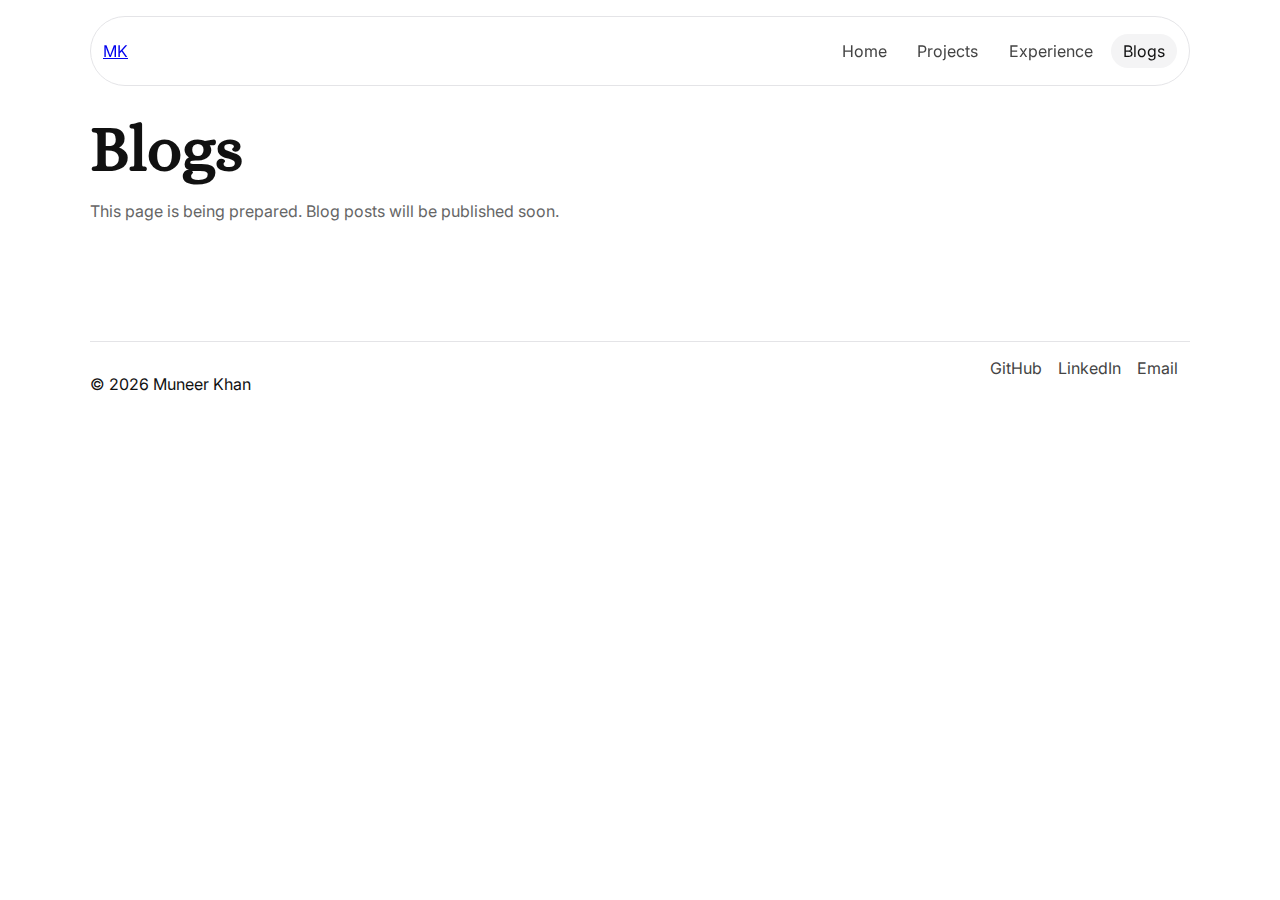
<file: blogs/index.html>
<!doctype html>
<html lang="en">
<head>
  <meta charset="UTF-8" />
  <meta name="viewport" content="width=device-width, initial-scale=1.0" />
  <title>Blogs | Muneer Khan</title>
  <link rel="preconnect" href="https://fonts.googleapis.com" />
  <link rel="preconnect" href="https://fonts.gstatic.com" crossorigin />
  <link href="https://fonts.googleapis.com/css2?family=Alice&family=Inter:wght@400;500;700;800&display=swap" rel="stylesheet" />
  <link rel="stylesheet" href="../assets/css/styles.css" />
</head>
<body>
  <header class="topbar">
    <nav class="nav container">
      <a class="brand" href="../index.html"><span class="brand-mark">MK</span></a>
      <button class="menu-btn" aria-label="Toggle menu" aria-expanded="false" aria-controls="site-menu">☰</button>
      <ul class="nav-links" id="site-menu">
        <li><a href="../index.html">Home</a></li>
        <li><a href="../projects/index.html">Projects</a></li>
        <li><a href="../experience/index.html">Experience</a></li>
        <li><a class="active" href="index.html">Blogs</a></li>
      </ul>
    </nav>
  </header>

  <main class="container">
    <section class="hero">
      <h1>Blogs</h1>
      <p>This page is being prepared. Blog posts will be published soon.</p>
    </section>
  </main>

  <footer class="footer container">
    <p>© 2026 Muneer Khan</p>
    <div>
      <a href="https://github.com/munkhan3" target="_blank" rel="noreferrer">GitHub</a>
      <a href="https://www.linkedin.com/in/muneer-k/" target="_blank" rel="noreferrer">LinkedIn</a>
      <a href="mailto:muneer.khan.nc@gmail.com">Email</a>
    </div>
  </footer>

  <script src="../assets/js/main.js"></script>
</body>
</html>
</file>
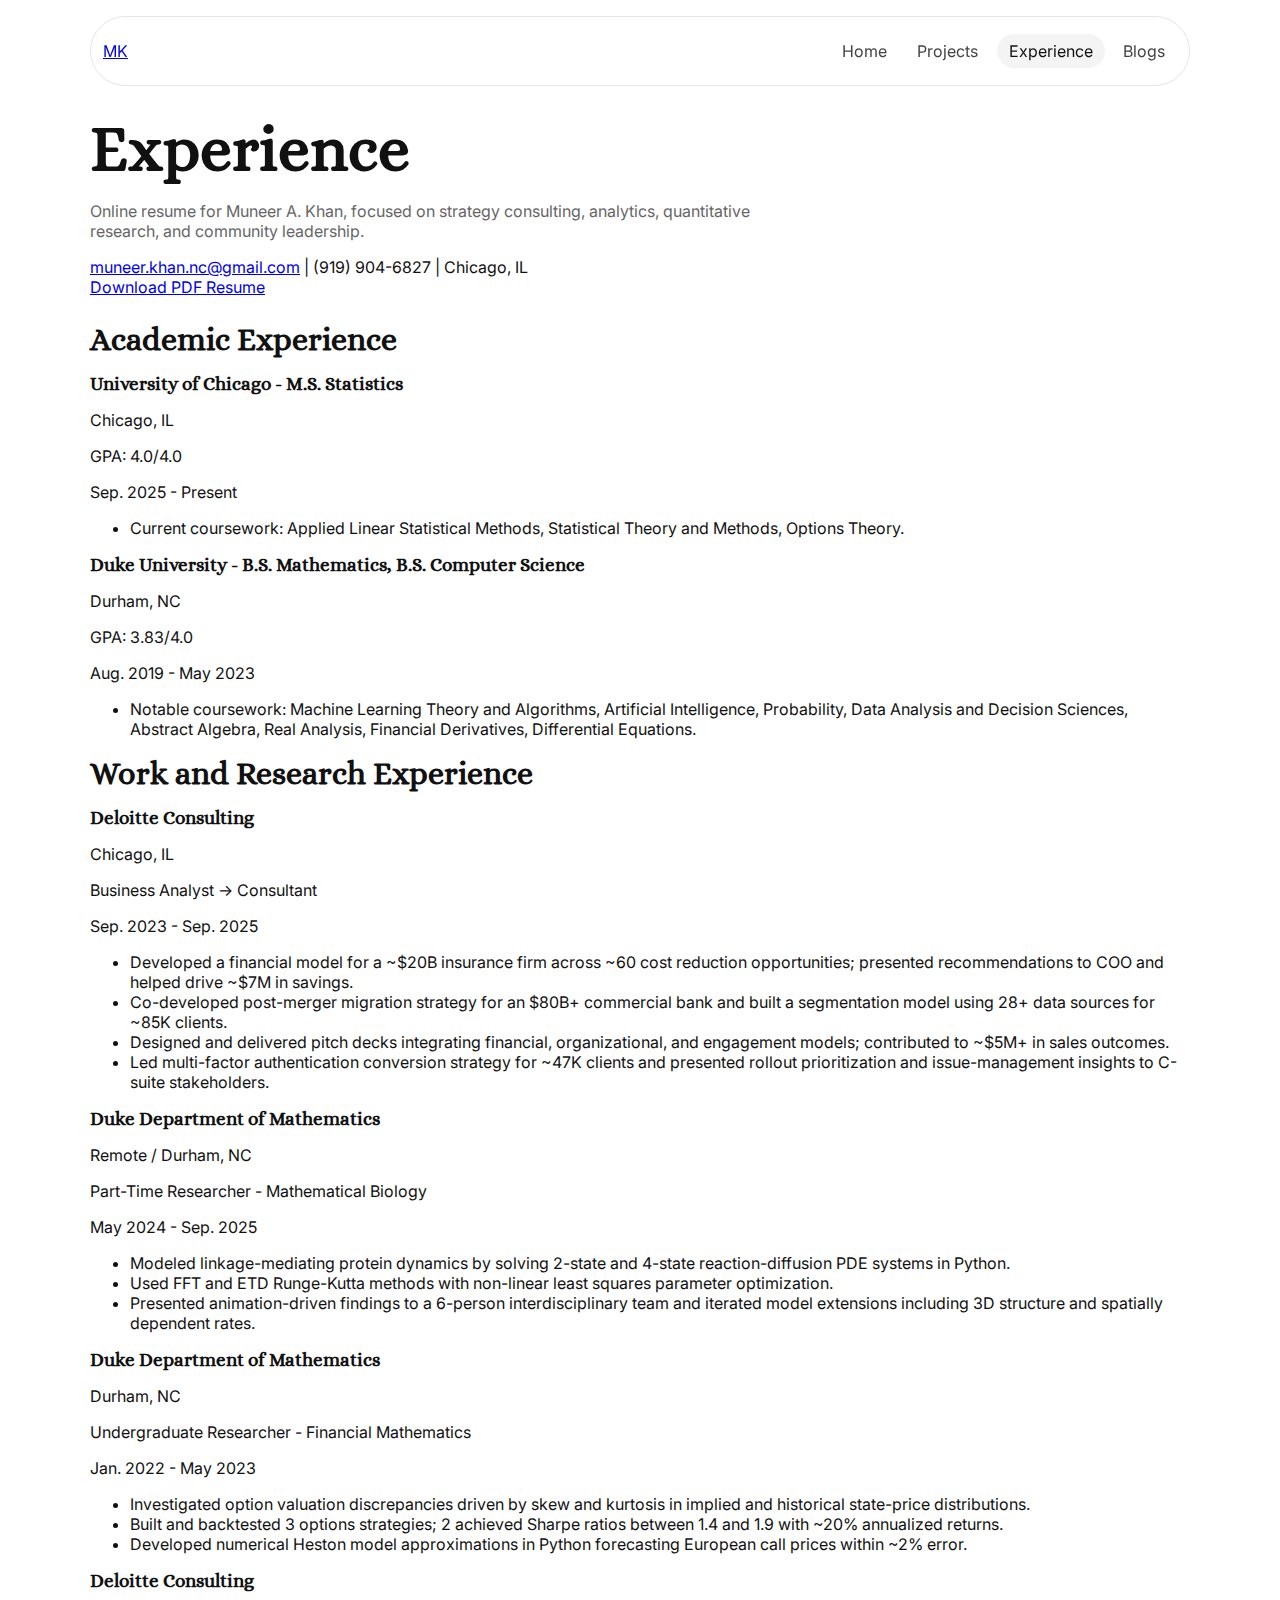
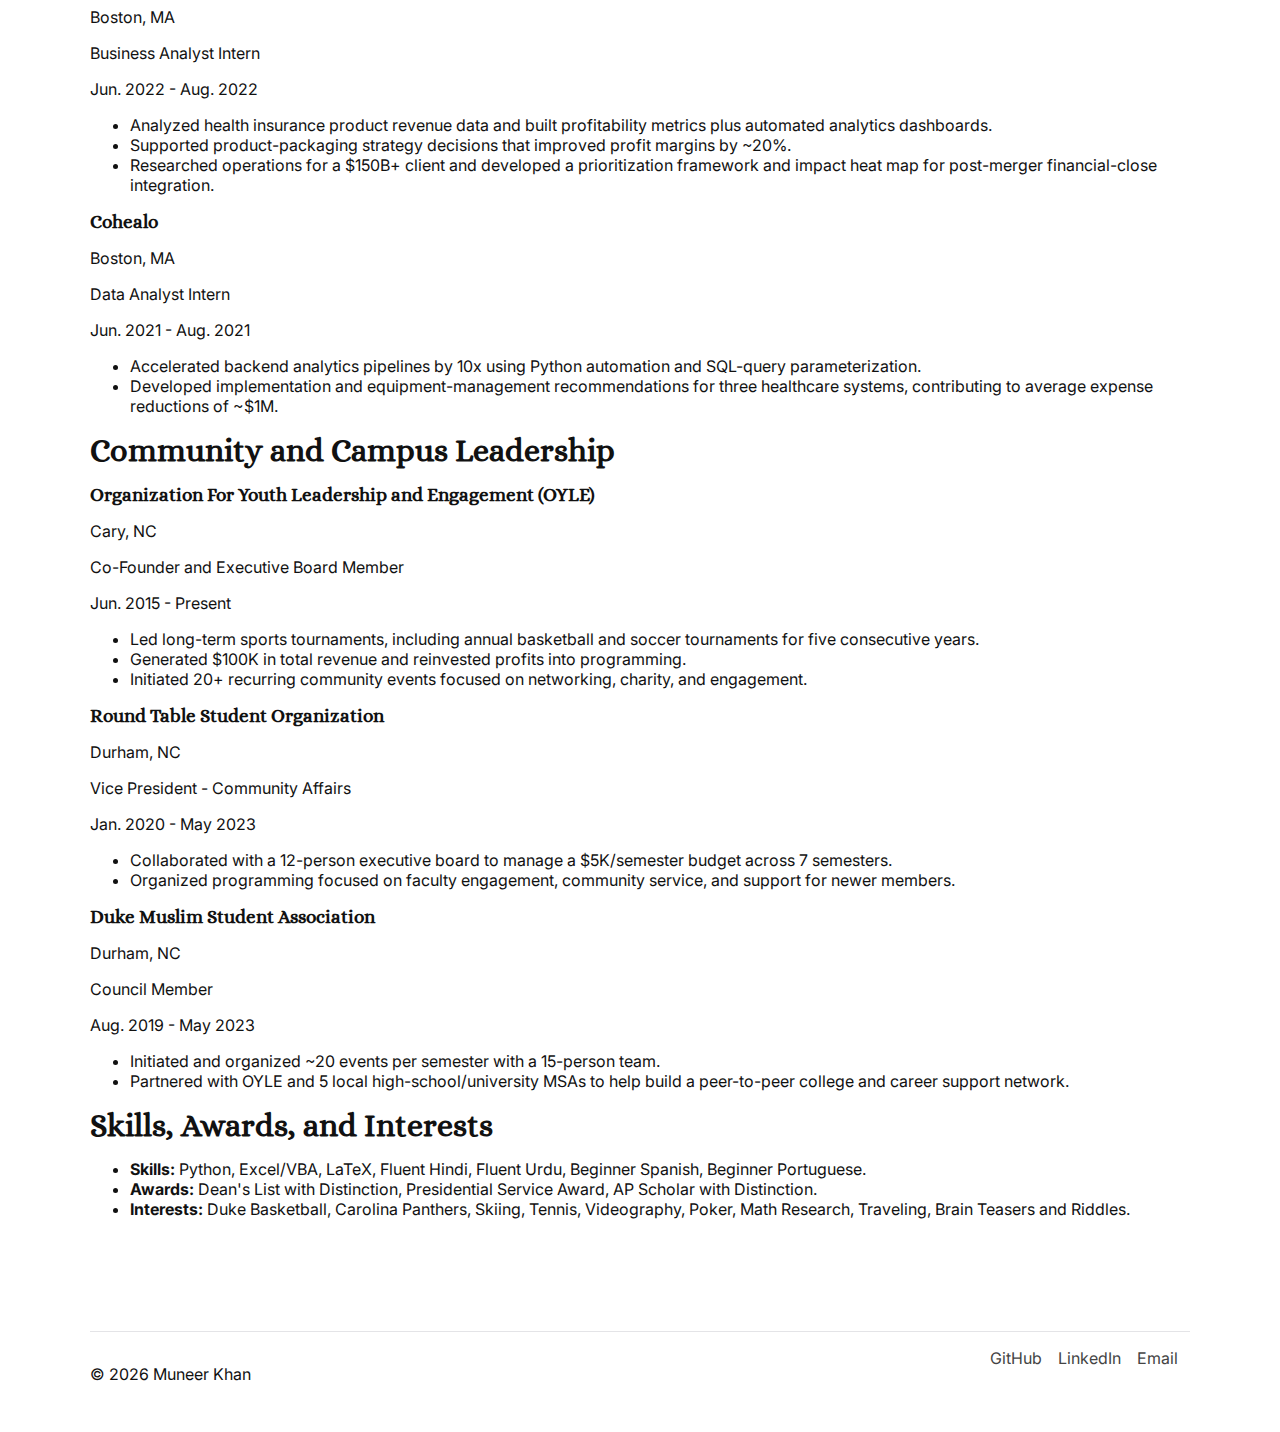
<file: experience/index.html>
<!doctype html>
<html lang="en">
<head>
  <meta charset="UTF-8" />
  <meta name="viewport" content="width=device-width, initial-scale=1.0" />
  <title>Experience | Muneer Khan</title>
  <link rel="preconnect" href="https://fonts.googleapis.com" />
  <link rel="preconnect" href="https://fonts.gstatic.com" crossorigin />
  <link href="https://fonts.googleapis.com/css2?family=Alice&family=Inter:wght@400;500;700;800&display=swap" rel="stylesheet" />
  <link rel="stylesheet" href="../assets/css/styles.css" />
</head>
<body>
  <header class="topbar">
    <nav class="nav container">
      <a class="brand" href="../index.html"><span class="brand-mark">MK</span></a>
      <button class="menu-btn" aria-label="Toggle menu" aria-expanded="false" aria-controls="site-menu">☰</button>
      <ul class="nav-links" id="site-menu">
        <li><a href="../index.html">Home</a></li>
        <li><a href="../projects/index.html">Projects</a></li>
        <li><a class="active" href="index.html">Experience</a></li>
        <li><a href="../blogs/index.html">Blogs</a></li>
      </ul>
    </nav>
  </header>

  <main class="container resume-page">
    <section class="hero resume-hero">
      <h1>Experience</h1>
      <p>
        Online resume for Muneer A. Khan, focused on strategy consulting, analytics,
        quantitative research, and community leadership.
      </p>
      <div class="resume-contact">
        <a href="mailto:muneer.khan.nc@gmail.com">muneer.khan.nc@gmail.com</a>
        <span>|</span>
        <span>(919) 904-6827</span>
        <span>|</span>
        <span>Chicago, IL</span>
      </div>
      <a class="resume-download" href="../assets/docs/KhanMuneer_Resume_1025vM1.pdf" target="_blank" rel="noreferrer">Download PDF Resume</a>
    </section>

    <section class="resume-section">
      <h2>Academic Experience</h2>

      <article class="resume-entry">
        <div class="resume-entry-top">
          <h3>University of Chicago - M.S. Statistics</h3>
          <p>Chicago, IL</p>
        </div>
        <div class="resume-entry-sub">
          <p>GPA: 4.0/4.0</p>
          <p>Sep. 2025 - Present</p>
        </div>
        <ul class="resume-bullets">
          <li>Current coursework: Applied Linear Statistical Methods, Statistical Theory and Methods, Options Theory.</li>
        </ul>
      </article>

      <article class="resume-entry">
        <div class="resume-entry-top">
          <h3>Duke University - B.S. Mathematics, B.S. Computer Science</h3>
          <p>Durham, NC</p>
        </div>
        <div class="resume-entry-sub">
          <p>GPA: 3.83/4.0</p>
          <p>Aug. 2019 - May 2023</p>
        </div>
        <ul class="resume-bullets">
          <li>Notable coursework: Machine Learning Theory and Algorithms, Artificial Intelligence, Probability, Data Analysis and Decision Sciences, Abstract Algebra, Real Analysis, Financial Derivatives, Differential Equations.</li>
        </ul>
      </article>
    </section>

    <section class="resume-section">
      <h2>Work and Research Experience</h2>

      <article class="resume-entry">
        <div class="resume-entry-top">
          <h3>Deloitte Consulting</h3>
          <p>Chicago, IL</p>
        </div>
        <div class="resume-entry-sub">
          <p>Business Analyst -> Consultant</p>
          <p>Sep. 2023 - Sep. 2025</p>
        </div>
        <ul class="resume-bullets">
          <li>Developed a financial model for a ~$20B insurance firm across ~60 cost reduction opportunities; presented recommendations to COO and helped drive ~$7M in savings.</li>
          <li>Co-developed post-merger migration strategy for an $80B+ commercial bank and built a segmentation model using 28+ data sources for ~85K clients.</li>
          <li>Designed and delivered pitch decks integrating financial, organizational, and engagement models; contributed to ~$5M+ in sales outcomes.</li>
          <li>Led multi-factor authentication conversion strategy for ~47K clients and presented rollout prioritization and issue-management insights to C-suite stakeholders.</li>
        </ul>
      </article>

      <article class="resume-entry">
        <div class="resume-entry-top">
          <h3>Duke Department of Mathematics</h3>
          <p>Remote / Durham, NC</p>
        </div>
        <div class="resume-entry-sub">
          <p>Part-Time Researcher - Mathematical Biology</p>
          <p>May 2024 - Sep. 2025</p>
        </div>
        <ul class="resume-bullets">
          <li>Modeled linkage-mediating protein dynamics by solving 2-state and 4-state reaction-diffusion PDE systems in Python.</li>
          <li>Used FFT and ETD Runge-Kutta methods with non-linear least squares parameter optimization.</li>
          <li>Presented animation-driven findings to a 6-person interdisciplinary team and iterated model extensions including 3D structure and spatially dependent rates.</li>
        </ul>
      </article>

      <article class="resume-entry">
        <div class="resume-entry-top">
          <h3>Duke Department of Mathematics</h3>
          <p>Durham, NC</p>
        </div>
        <div class="resume-entry-sub">
          <p>Undergraduate Researcher - Financial Mathematics</p>
          <p>Jan. 2022 - May 2023</p>
        </div>
        <ul class="resume-bullets">
          <li>Investigated option valuation discrepancies driven by skew and kurtosis in implied and historical state-price distributions.</li>
          <li>Built and backtested 3 options strategies; 2 achieved Sharpe ratios between 1.4 and 1.9 with ~20% annualized returns.</li>
          <li>Developed numerical Heston model approximations in Python forecasting European call prices within ~2% error.</li>
        </ul>
      </article>

      <article class="resume-entry">
        <div class="resume-entry-top">
          <h3>Deloitte Consulting</h3>
          <p>Boston, MA</p>
        </div>
        <div class="resume-entry-sub">
          <p>Business Analyst Intern</p>
          <p>Jun. 2022 - Aug. 2022</p>
        </div>
        <ul class="resume-bullets">
          <li>Analyzed health insurance product revenue data and built profitability metrics plus automated analytics dashboards.</li>
          <li>Supported product-packaging strategy decisions that improved profit margins by ~20%.</li>
          <li>Researched operations for a $150B+ client and developed a prioritization framework and impact heat map for post-merger financial-close integration.</li>
        </ul>
      </article>

      <article class="resume-entry">
        <div class="resume-entry-top">
          <h3>Cohealo</h3>
          <p>Boston, MA</p>
        </div>
        <div class="resume-entry-sub">
          <p>Data Analyst Intern</p>
          <p>Jun. 2021 - Aug. 2021</p>
        </div>
        <ul class="resume-bullets">
          <li>Accelerated backend analytics pipelines by 10x using Python automation and SQL-query parameterization.</li>
          <li>Developed implementation and equipment-management recommendations for three healthcare systems, contributing to average expense reductions of ~$1M.</li>
        </ul>
      </article>
    </section>

    <section class="resume-section">
      <h2>Community and Campus Leadership</h2>

      <article class="resume-entry">
        <div class="resume-entry-top">
          <h3>Organization For Youth Leadership and Engagement (OYLE)</h3>
          <p>Cary, NC</p>
        </div>
        <div class="resume-entry-sub">
          <p>Co-Founder and Executive Board Member</p>
          <p>Jun. 2015 - Present</p>
        </div>
        <ul class="resume-bullets">
          <li>Led long-term sports tournaments, including annual basketball and soccer tournaments for five consecutive years.</li>
          <li>Generated $100K in total revenue and reinvested profits into programming.</li>
          <li>Initiated 20+ recurring community events focused on networking, charity, and engagement.</li>
        </ul>
      </article>

      <article class="resume-entry">
        <div class="resume-entry-top">
          <h3>Round Table Student Organization</h3>
          <p>Durham, NC</p>
        </div>
        <div class="resume-entry-sub">
          <p>Vice President - Community Affairs</p>
          <p>Jan. 2020 - May 2023</p>
        </div>
        <ul class="resume-bullets">
          <li>Collaborated with a 12-person executive board to manage a $5K/semester budget across 7 semesters.</li>
          <li>Organized programming focused on faculty engagement, community service, and support for newer members.</li>
        </ul>
      </article>

      <article class="resume-entry">
        <div class="resume-entry-top">
          <h3>Duke Muslim Student Association</h3>
          <p>Durham, NC</p>
        </div>
        <div class="resume-entry-sub">
          <p>Council Member</p>
          <p>Aug. 2019 - May 2023</p>
        </div>
        <ul class="resume-bullets">
          <li>Initiated and organized ~20 events per semester with a 15-person team.</li>
          <li>Partnered with OYLE and 5 local high-school/university MSAs to help build a peer-to-peer college and career support network.</li>
        </ul>
      </article>
    </section>

    <section class="resume-section">
      <h2>Skills, Awards, and Interests</h2>
      <article class="resume-entry">
        <ul class="resume-bullets">
          <li><strong>Skills:</strong> Python, Excel/VBA, LaTeX, Fluent Hindi, Fluent Urdu, Beginner Spanish, Beginner Portuguese.</li>
          <li><strong>Awards:</strong> Dean's List with Distinction, Presidential Service Award, AP Scholar with Distinction.</li>
          <li><strong>Interests:</strong> Duke Basketball, Carolina Panthers, Skiing, Tennis, Videography, Poker, Math Research, Traveling, Brain Teasers and Riddles.</li>
        </ul>
      </article>
    </section>
  </main>

  <footer class="footer container">
    <p>© 2026 Muneer Khan</p>
    <div>
      <a href="https://github.com/munkhan3" target="_blank" rel="noreferrer">GitHub</a>
      <a href="https://www.linkedin.com/in/muneer-k/" target="_blank" rel="noreferrer">LinkedIn</a>
      <a href="mailto:muneer.khan.nc@gmail.com">Email</a>
    </div>
  </footer>

  <script src="../assets/js/main.js"></script>
</body>
</html>
</file>
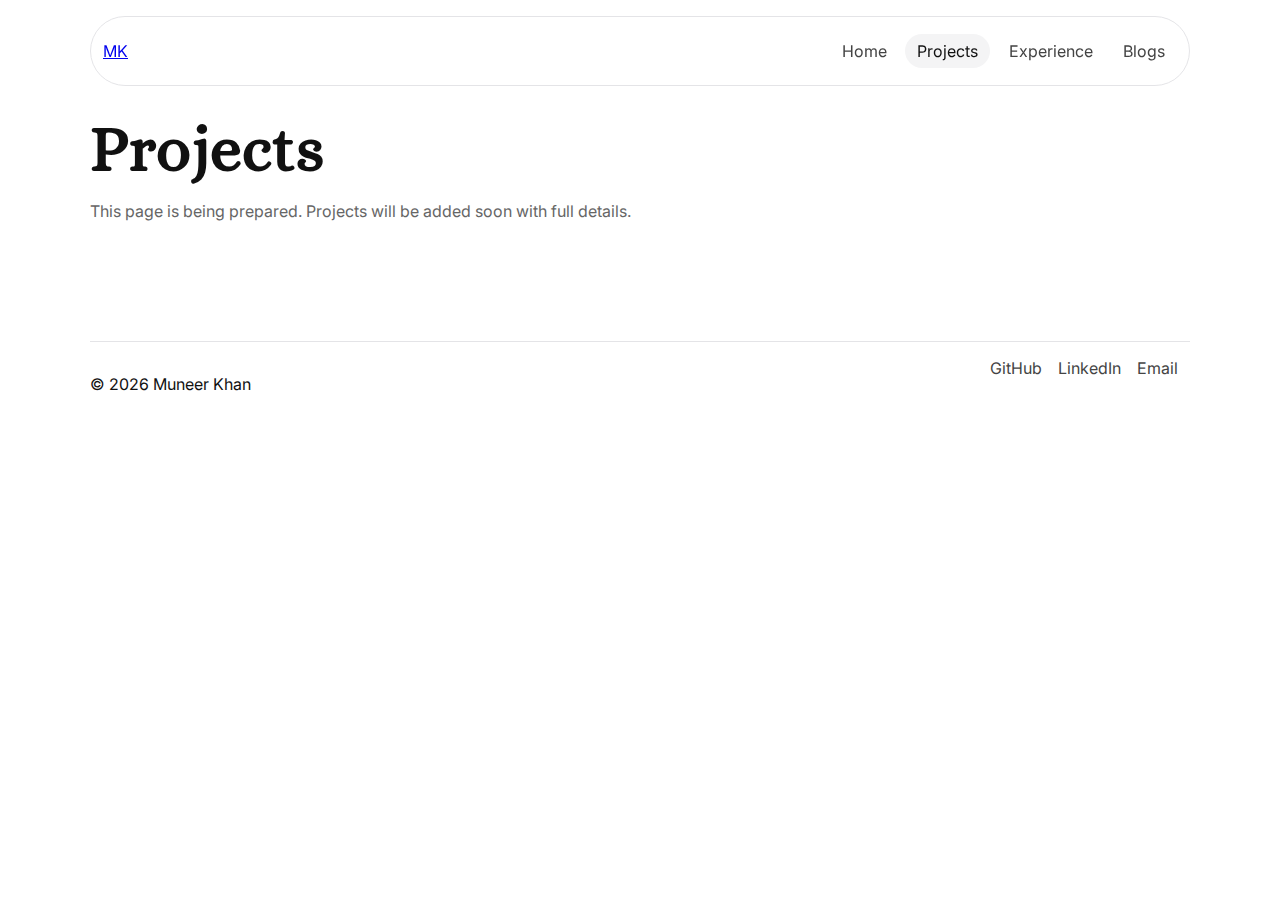
<file: projects/index.html>
<!doctype html>
<html lang="en">
<head>
  <meta charset="UTF-8" />
  <meta name="viewport" content="width=device-width, initial-scale=1.0" />
  <title>Projects | Muneer Khan</title>
  <link rel="preconnect" href="https://fonts.googleapis.com" />
  <link rel="preconnect" href="https://fonts.gstatic.com" crossorigin />
  <link href="https://fonts.googleapis.com/css2?family=Alice&family=Inter:wght@400;500;700;800&display=swap" rel="stylesheet" />
  <link rel="stylesheet" href="../assets/css/styles.css" />
</head>
<body>
  <header class="topbar">
    <nav class="nav container">
      <a class="brand" href="../index.html"><span class="brand-mark">MK</span></a>
      <button class="menu-btn" aria-label="Toggle menu" aria-expanded="false" aria-controls="site-menu">☰</button>
      <ul class="nav-links" id="site-menu">
        <li><a href="../index.html">Home</a></li>
        <li><a class="active" href="index.html">Projects</a></li>
        <li><a href="../experience/index.html">Experience</a></li>
        <li><a href="../blogs/index.html">Blogs</a></li>
      </ul>
    </nav>
  </header>

  <main class="container">
    <section class="hero">
      <h1>Projects</h1>
      <p>This page is being prepared. Projects will be added soon with full details.</p>
    </section>
  </main>

  <footer class="footer container">
    <p>© 2026 Muneer Khan</p>
    <div>
      <a href="https://github.com/munkhan3" target="_blank" rel="noreferrer">GitHub</a>
      <a href="https://www.linkedin.com/in/muneer-k/" target="_blank" rel="noreferrer">LinkedIn</a>
      <a href="mailto:muneer.khan.nc@gmail.com">Email</a>
    </div>
  </footer>

  <script src="../assets/js/main.js"></script>
</body>
</html>
</file>
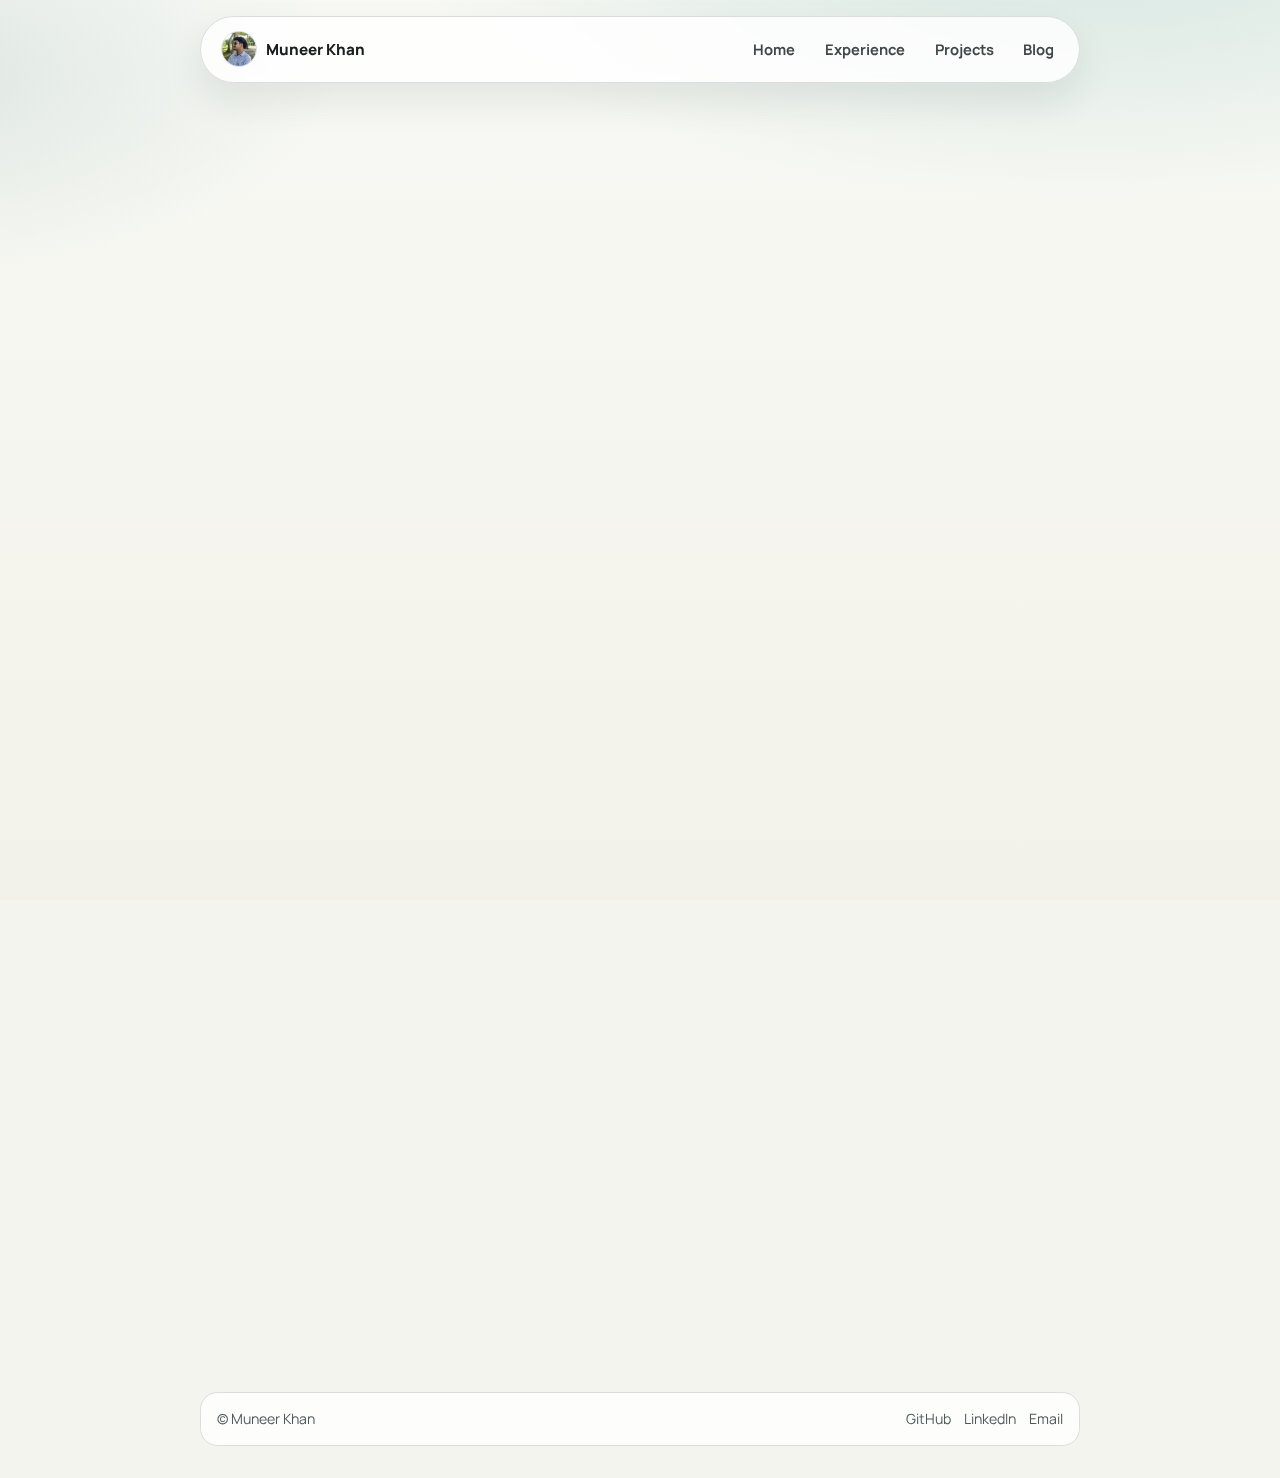
<file: about.html>
<!DOCTYPE html>
<html lang="en">
<head>
  <meta charset="utf-8" />
  <meta http-equiv="refresh" content="0; url=experience.html" />
  <title>Redirecting...</title>
</head>
<body>
  <p>Redirecting to <a href="experience.html">experience.html</a>...</p>
</body>
</html>
</file>
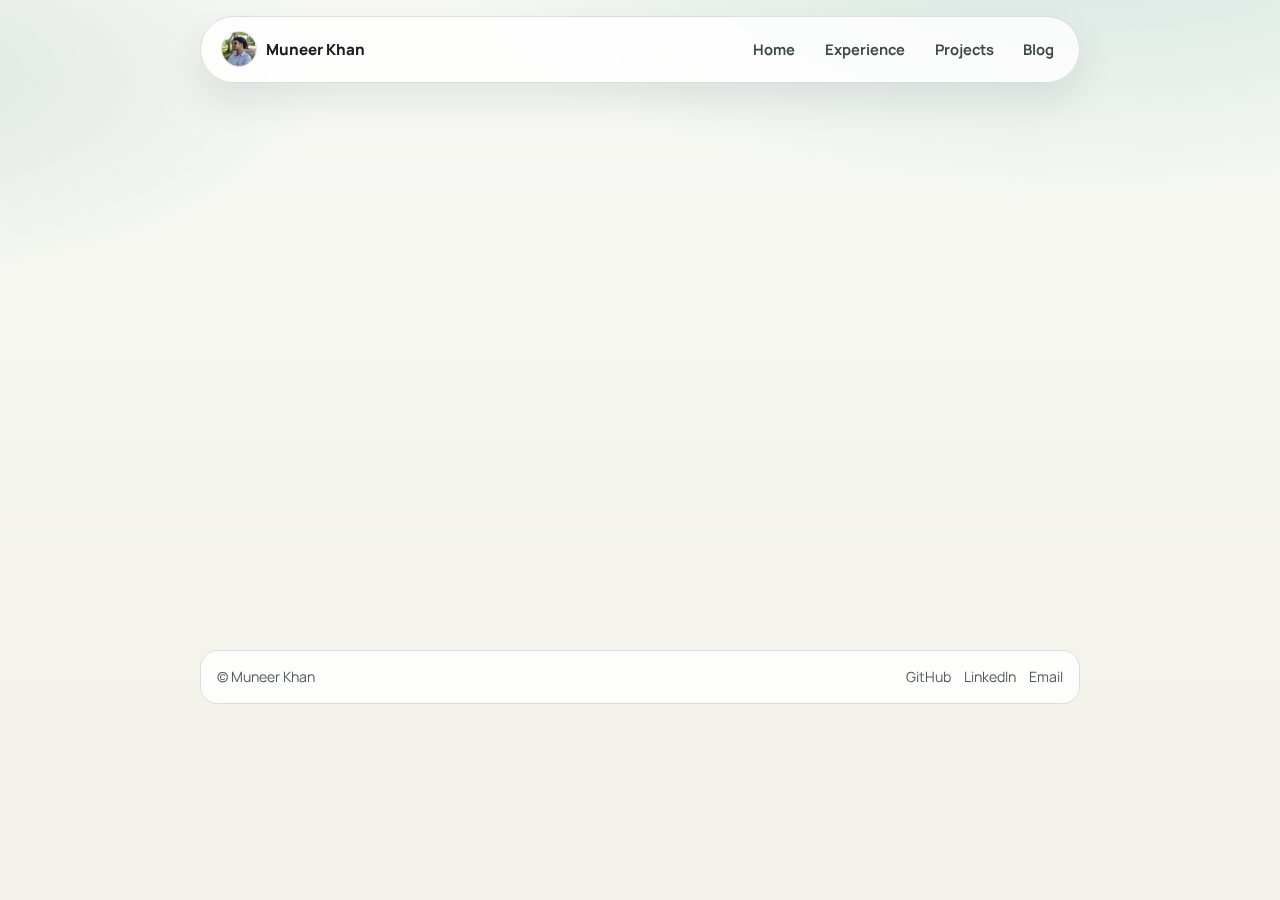
<file: blog.html>
<!DOCTYPE html>
<html lang="en">
<head>
  <meta charset="utf-8" />
  <meta name="viewport" content="width=device-width, initial-scale=1" />
  <title>Blog | Muneer Khan</title>
  <meta name="description" content="Blog posts by Muneer Khan on analytics, systems, and technical communication." />
  <link rel="icon" type="image/png" href="images/portfolio/avatar.webp" />
  <link rel="preconnect" href="https://fonts.googleapis.com" />
  <link rel="preconnect" href="https://fonts.gstatic.com" crossorigin />
  <link href="https://fonts.googleapis.com/css2?family=Alice&family=Manrope:wght@400;500;700;800&display=swap" rel="stylesheet" />
  <link rel="stylesheet" href="assets/css/style.css" />
</head>
<body data-base-path="">
  <div class="page-glow" aria-hidden="true"></div>

  <header class="topbar">
    <nav class="nav-shell" aria-label="Primary">
      <a class="brand" href="index.html">
        <img src="images/portfolio/avatar.webp" alt="Muneer Khan" width="36" height="36" />
        <span>Muneer Khan</span>
      </a>
      <button class="menu-toggle" type="button" aria-expanded="false" aria-controls="site-menu">
        <span></span>
        <span></span>
        <span></span>
      </button>
      <ul id="site-menu" class="menu-list">
        <li><a data-nav href="index.html">Home</a></li>
        <li><a data-nav href="experience.html">Experience</a></li>
        <li><a data-nav href="projects.html">Projects</a></li>
        <li><a data-nav href="blog.html">Blog</a></li>
      </ul>
    </nav>
  </header>

  <main class="site-main site-column">
    <section class="hero-block compact reveal">
      <p class="hero-kicker">Blog</p>
      <h1>Notes on modeling, product thinking, and building with intent.</h1>
      <p>Browse by keyword or tag to quickly find posts by topic.</p>
    </section>

    <section class="section-block reveal">
      <div class="blog-controls">
        <label for="blog-search" class="sr-only">Search posts</label>
        <input id="blog-search" type="search" placeholder="Search title, summary, or tags" data-blog-search />
        <div class="tag-row" data-blog-tags>
          <button type="button" class="tag-btn active" data-tag="all">All</button>
        </div>
      </div>
      <p class="results-meta" data-blog-count>Loading posts...</p>
      <div class="card-list" data-blog-list>
        <article class="card"><h3>Loading...</h3></article>
      </div>
    </section>
  </main>

  <footer class="site-footer">
    <p>© <span data-year></span> Muneer Khan</p>
    <div>
      <a href="https://github.com/munkhan3" target="_blank" rel="noreferrer">GitHub</a>
      <a href="https://www.linkedin.com/in/muneer-k" target="_blank" rel="noreferrer">LinkedIn</a>
      <a href="mailto:muneer.khan.nc@gmail.com">Email</a>
    </div>
  </footer>

  <script src="assets/js/main.js" defer></script>
</body>
</html>
</file>
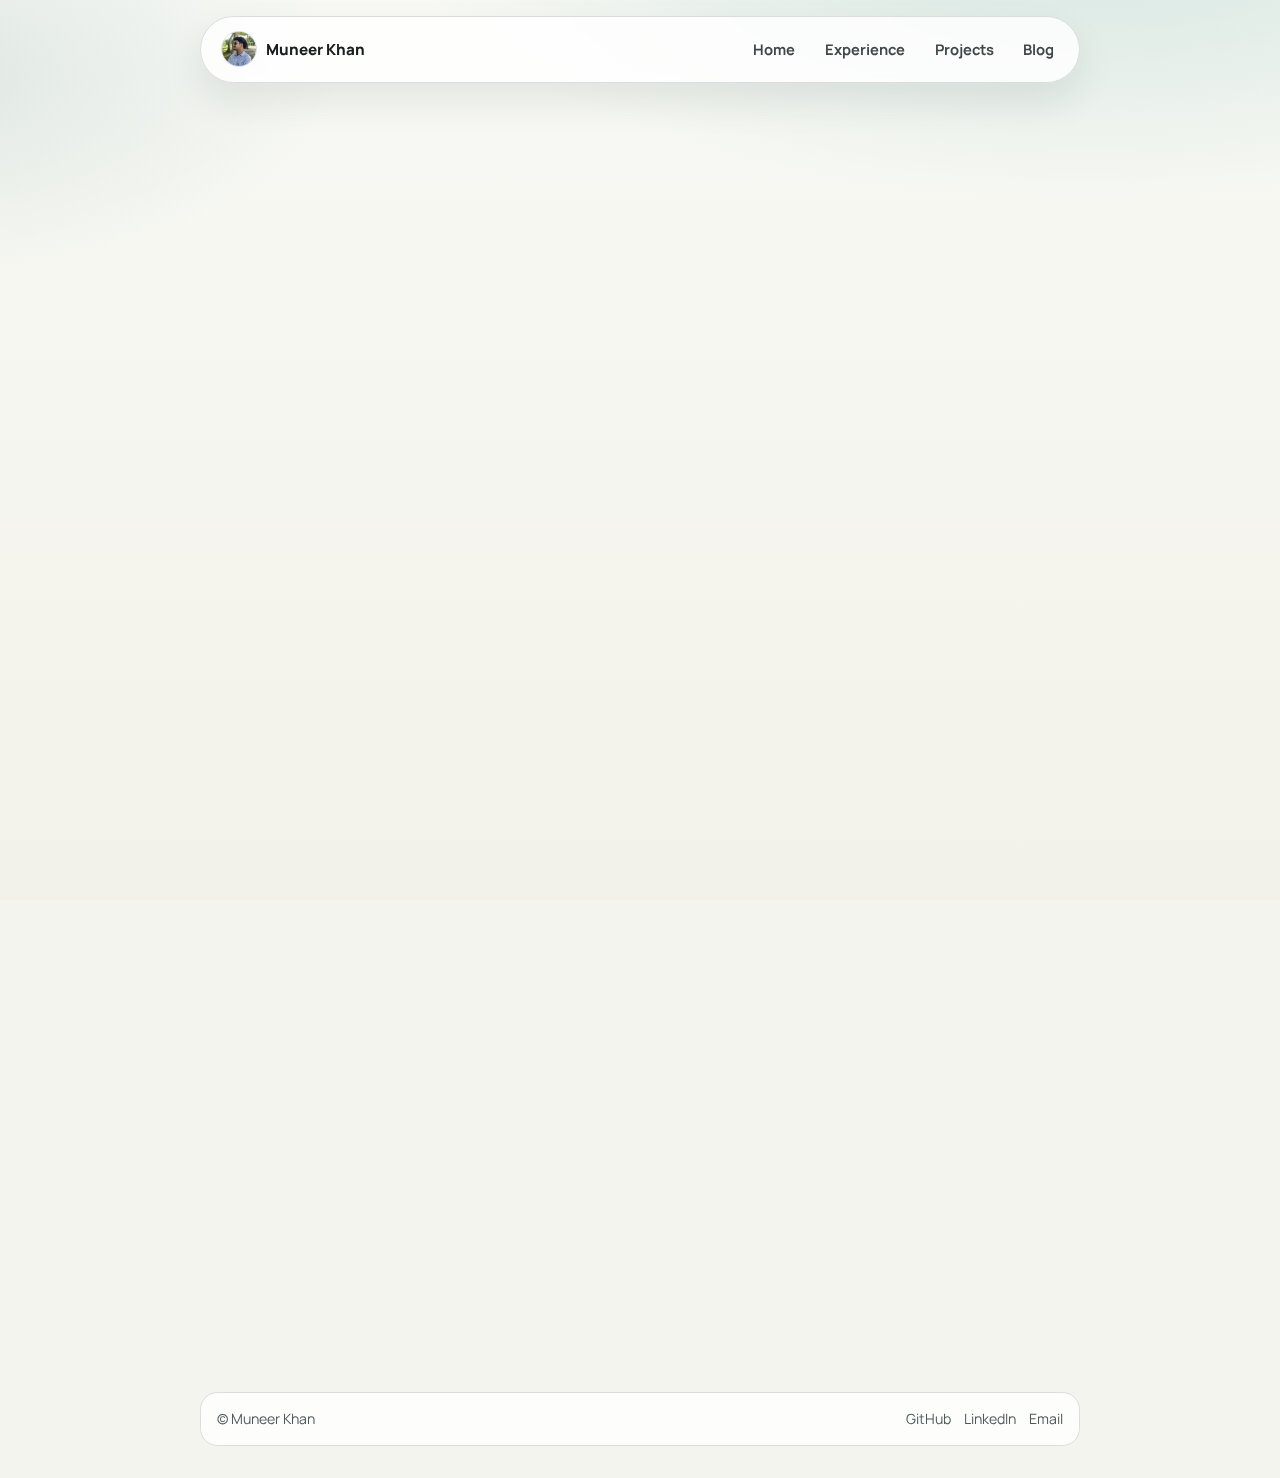
<file: experience.html>
<!DOCTYPE html>
<html lang="en">
<head>
  <meta charset="utf-8" />
  <meta name="viewport" content="width=device-width, initial-scale=1" />
  <title>Experience | Muneer Khan</title>
  <meta name="description" content="Professional experience timeline for Muneer Khan." />
  <link rel="icon" type="image/png" href="images/portfolio/avatar.webp" />
  <link rel="preconnect" href="https://fonts.googleapis.com" />
  <link rel="preconnect" href="https://fonts.gstatic.com" crossorigin />
  <link href="https://fonts.googleapis.com/css2?family=Alice&family=Manrope:wght@400;500;700;800&display=swap" rel="stylesheet" />
  <link rel="stylesheet" href="assets/css/style.css" />
</head>
<body data-base-path="">
  <div class="page-glow" aria-hidden="true"></div>

  <header class="topbar">
    <nav class="nav-shell" aria-label="Primary">
      <a class="brand" href="index.html">
        <img src="images/portfolio/avatar.webp" alt="Muneer Khan" width="36" height="36" />
        <span>Muneer Khan</span>
      </a>
      <button class="menu-toggle" type="button" aria-expanded="false" aria-controls="site-menu">
        <span></span>
        <span></span>
        <span></span>
      </button>
      <ul id="site-menu" class="menu-list">
        <li><a data-nav href="index.html">Home</a></li>
        <li><a data-nav href="experience.html">Experience</a></li>
        <li><a data-nav href="projects.html">Projects</a></li>
        <li><a data-nav href="blog.html">Blog</a></li>
      </ul>
    </nav>
  </header>

  <main class="site-main site-column">
    <section class="hero-block compact reveal">
      <p class="hero-kicker">Professional Experience</p>
      <h1>Roles where analytics, engineering, and communication met real outcomes.</h1>
      <p>
        I work best at the intersection of technical depth and decision clarity: building models, shipping tools,
        and helping teams align around the next best action.
      </p>
    </section>

    <section class="section-block reveal">
      <div class="section-head">
        <h2>Timeline</h2>
      </div>
      <ol class="timeline">
        <li>
          <div class="timeline-marker"></div>
          <article class="card">
            <p class="meta">2024 - Present</p>
            <h3>Data Scientist</h3>
            <p>Designed production-grade analytics workflows and models to support operational and strategic decisions.</p>
            <ul>
              <li>Built repeatable model evaluation and monitoring processes.</li>
              <li>Partnered with cross-functional teams on KPI design and dashboard rollouts.</li>
              <li>Delivered executive-ready summaries for complex model behavior.</li>
            </ul>
          </article>
        </li>
        <li>
          <div class="timeline-marker"></div>
          <article class="card">
            <p class="meta">2023 - 2024</p>
            <h3>Applied Math / Analytics Projects</h3>
            <p>Worked on optimization and forecasting problems across product, operations, and sports contexts.</p>
            <ul>
              <li>Formulated constrained optimization experiments for pricing and resource planning.</li>
              <li>Implemented statistical pipelines for feature engineering and model validation.</li>
              <li>Produced reproducible notebooks and internal technical documentation.</li>
            </ul>
          </article>
        </li>
        <li>
          <div class="timeline-marker"></div>
          <article class="card">
            <p class="meta">2022 - 2023</p>
            <h3>Technical Storytelling & Media Work</h3>
            <p>Combined quantitative analysis with media production to make technical ideas easier to absorb and act on.</p>
            <ul>
              <li>Created concise visual explainers for complex analysis.</li>
              <li>Supported project communication with narrative-first reporting artifacts.</li>
              <li>Standardized reporting templates for faster decision meetings.</li>
            </ul>
          </article>
        </li>
      </ol>
    </section>

    <section class="section-block reveal">
      <div class="section-head">
        <h2>Core Capabilities</h2>
      </div>
      <div class="chip-cloud">
        <span>Python</span>
        <span>SQL</span>
        <span>Statistical Modeling</span>
        <span>Optimization</span>
        <span>Data Visualization</span>
        <span>Experiment Design</span>
        <span>Product Analytics</span>
        <span>Technical Writing</span>
        <span>Stakeholder Communication</span>
      </div>
    </section>
  </main>

  <footer class="site-footer">
    <p>© <span data-year></span> Muneer Khan</p>
    <div>
      <a href="https://github.com/munkhan3" target="_blank" rel="noreferrer">GitHub</a>
      <a href="https://www.linkedin.com/in/muneer-k" target="_blank" rel="noreferrer">LinkedIn</a>
      <a href="mailto:muneer.khan.nc@gmail.com">Email</a>
    </div>
  </footer>

  <script src="assets/js/main.js" defer></script>
</body>
</html>
</file>
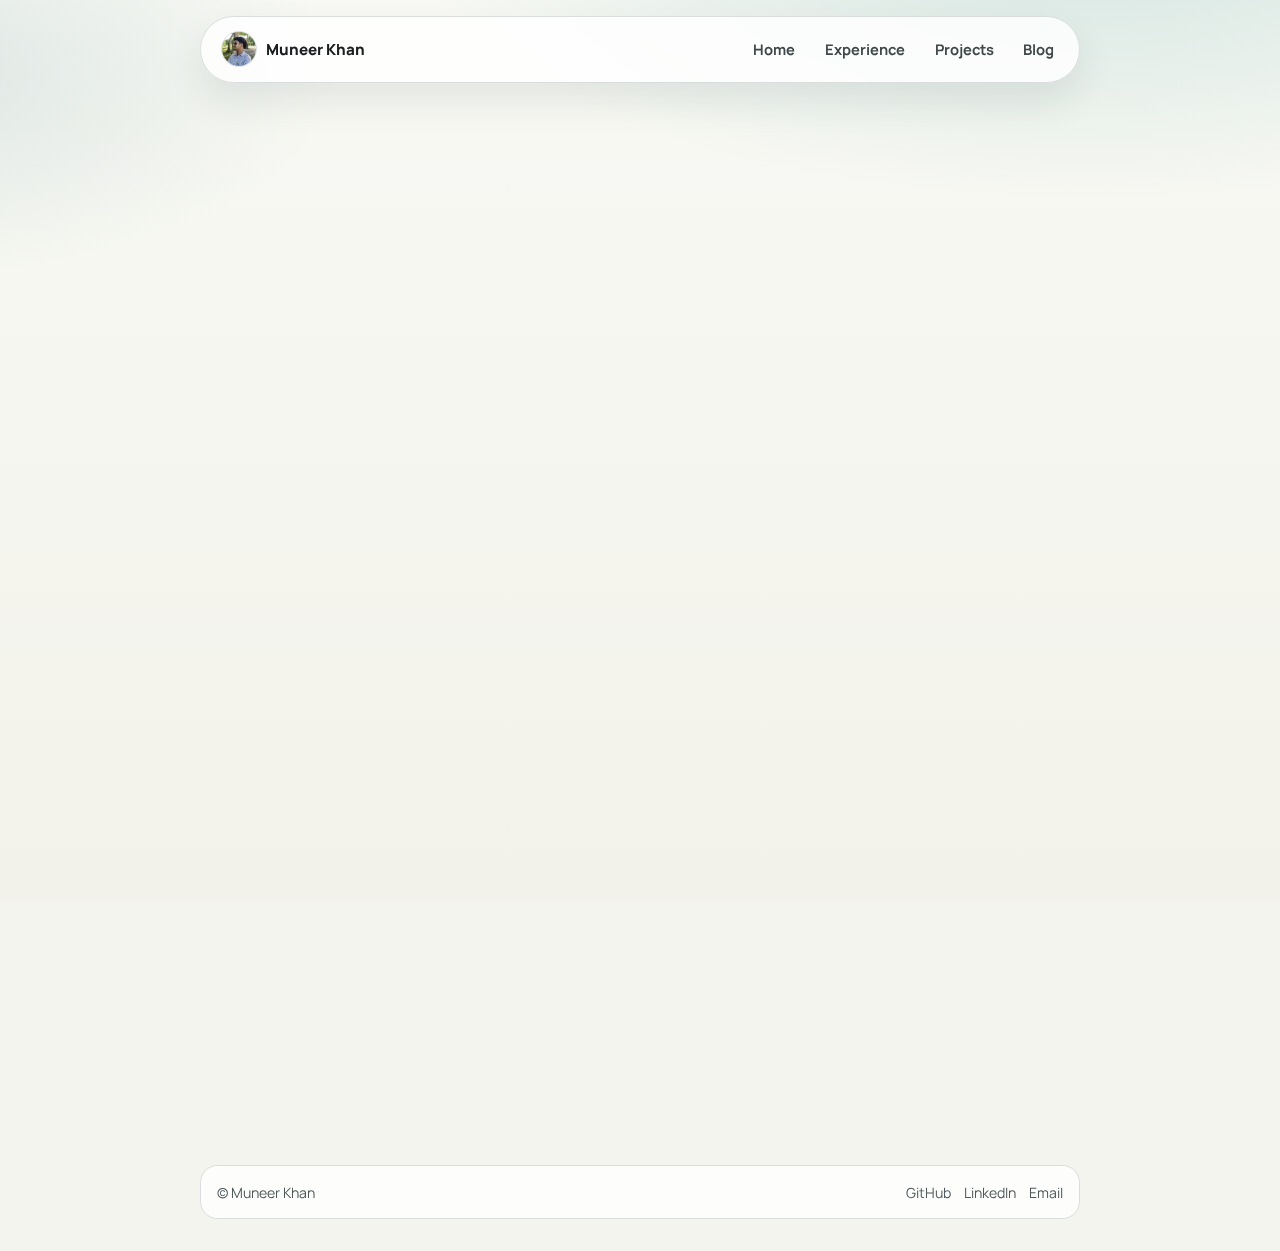
<file: projects.html>
<!DOCTYPE html>
<html lang="en">
<head>
  <meta charset="utf-8" />
  <meta name="viewport" content="width=device-width, initial-scale=1" />
  <title>Projects | Muneer Khan</title>
  <meta name="description" content="Selected projects by Muneer Khan in analytics, engineering, and decision systems." />
  <link rel="icon" type="image/png" href="images/portfolio/avatar.webp" />
  <link rel="preconnect" href="https://fonts.googleapis.com" />
  <link rel="preconnect" href="https://fonts.gstatic.com" crossorigin />
  <link href="https://fonts.googleapis.com/css2?family=Alice&family=Manrope:wght@400;500;700;800&display=swap" rel="stylesheet" />
  <link rel="stylesheet" href="assets/css/style.css" />
</head>
<body data-base-path="">
  <div class="page-glow" aria-hidden="true"></div>

  <header class="topbar">
    <nav class="nav-shell" aria-label="Primary">
      <a class="brand" href="index.html">
        <img src="images/portfolio/avatar.webp" alt="Muneer Khan" width="36" height="36" />
        <span>Muneer Khan</span>
      </a>
      <button class="menu-toggle" type="button" aria-expanded="false" aria-controls="site-menu">
        <span></span>
        <span></span>
        <span></span>
      </button>
      <ul id="site-menu" class="menu-list">
        <li><a data-nav href="index.html">Home</a></li>
        <li><a data-nav href="experience.html">Experience</a></li>
        <li><a data-nav href="projects.html">Projects</a></li>
        <li><a data-nav href="blog.html">Blog</a></li>
      </ul>
    </nav>
  </header>

  <main class="site-main site-column">
    <section class="hero-block compact reveal">
      <p class="hero-kicker">Project Portfolio</p>
      <h1>Work focused on decision systems, analytics products, and practical experimentation.</h1>
      <p>
        I prioritize projects that connect rigorous analysis to clear execution, whether the audience is engineering,
        product, operations, or leadership.
      </p>
    </section>

    <section class="section-block reveal">
      <div class="section-head">
        <h2>Selected Work</h2>
      </div>
      <div class="card-list">
        <article class="card">
          <h3>NFL Game State Engine</h3>
          <p class="meta">Sports Analytics · 2024</p>
          <p>Built a play-by-play modeling pipeline to estimate win probability shifts and surface situational recommendations.</p>
          <p class="meta">Stack: Python, Pandas, Model Calibration, Visualization</p>
        </article>

        <article class="card">
          <h3>Starlink Pricing Optimization Lab</h3>
          <p class="meta">Optimization · 2024</p>
          <p>Developed constrained optimization scenarios to evaluate demand, margin, and adoption tradeoffs across markets.</p>
          <p class="meta">Stack: Python, OR Methods, Sensitivity Analysis</p>
        </article>

        <article class="card">
          <h3>Churn Signal Observatory</h3>
          <p class="meta">Product Analytics · 2023</p>
          <p>Created retention risk diagnostics and action frameworks that helped teams prioritize proactive outreach.</p>
          <p class="meta">Stack: SQL, Feature Engineering, Dashboarding</p>
        </article>

        <article class="card">
          <h3>Experiment Operations Playbook</h3>
          <p class="meta">Growth Systems · 2023</p>
          <p>Standardized how squads define hypotheses, track metrics, and harvest insights from rapid experiments.</p>
          <p class="meta">Stack: Experiment Design, Process, Measurement</p>
        </article>

        <article class="card">
          <h3>Storyboarding Diagnostics Toolkit</h3>
          <p class="meta">Strategy Enablement · 2023</p>
          <p>Packaged analytics narratives into reusable templates for faster alignment across product and stakeholder groups.</p>
          <p class="meta">Stack: Facilitation, Narrative Design, Data Communication</p>
        </article>

        <article class="card">
          <h3>Live Broadcast Graphics Workflow</h3>
          <p class="meta">Media + Analytics · 2023</p>
          <p>Translated live model outputs into commentator-friendly visual signals with tight latency constraints.</p>
          <p class="meta">Stack: Data APIs, Visualization, Operational QA</p>
        </article>
      </div>
    </section>
  </main>

  <footer class="site-footer">
    <p>© <span data-year></span> Muneer Khan</p>
    <div>
      <a href="https://github.com/munkhan3" target="_blank" rel="noreferrer">GitHub</a>
      <a href="https://www.linkedin.com/in/muneer-k" target="_blank" rel="noreferrer">LinkedIn</a>
      <a href="mailto:muneer.khan.nc@gmail.com">Email</a>
    </div>
  </footer>

  <script src="assets/js/main.js" defer></script>
</body>
</html>
</file>
<file: assets/css/styles.css>
:root {
  --bg: #fff;
  --text: #111;
  --muted: #666;
  --line: #e4e4e7;
}

* { box-sizing: border-box; }
body {
  margin: 0;
  background: var(--bg);
  color: var(--text);
  font-family: Inter, sans-serif;
  scroll-behavior: smooth;
}
.container {
  width: min(1100px, 92vw);
  margin: 0 auto;
}
h1, h2, h3 {
  font-family: Alice, serif;
  margin: 0;
}
h1 { font-size: clamp(2rem, 5vw, 4rem); }
h2 { font-size: clamp(1.5rem, 3vw, 2rem); margin-bottom: 1rem; }

.topbar {
  position: fixed;
  top: 1rem;
  left: 0; right: 0;
  z-index: 10;
}
.nav {
  display: flex;
  align-items: center;
  gap: 1rem;
  border: 1px solid var(--line);
  border-radius: 999px;
  padding: .5rem .75rem;
  background: rgba(255,255,255,.9);
  backdrop-filter: blur(12px);
}
.brand img { width: 32px; height: 32px; border-radius: 999px; }

.menu-btn { display: none; margin-left: auto; }
.nav-links {
  margin-left: auto;
  display: flex;
  gap: .4rem;
  list-style: none;
  padding: 0;
}
.nav-links a {
  text-decoration: none;
  color: #444;
  padding: .45rem .75rem;
  border-radius: 999px;
}
.nav-links a.active { background: #f4f4f5; color: #111; }

main { padding-top: 7rem; padding-bottom: 4rem; }
.hero { margin-bottom: 1.5rem; }
.hero p { color: var(--muted); max-width: 70ch; }

.mosaic {
  display: grid;
  grid-template-columns: repeat(3, 1fr);
  grid-template-rows: repeat(3, 180px);
  gap: 1rem;
  margin: 2rem 0;
}
.mosaic img {
  width: 100%;
  height: 100%;
  object-fit: cover;
  border-radius: .6rem;
}
.mosaic .tall { grid-row: span 2; }

.stack { margin: 2rem 0; }
.cards {
  display: grid;
  grid-template-columns: 1fr;
  gap: 1rem;
}
.card {
  border: 1px solid var(--line);
  border-radius: .6rem;
  padding: .9rem 1rem;
}
.card p { color: var(--muted); margin: .3rem 0 0; }

@media (min-width: 768px) {
  .cards { grid-template-columns: repeat(3, 1fr); }
}
@media (max-width: 767px) {
  .menu-btn { display: block; }
  .nav-links { display: none; }
  .mosaic {
    grid-template-columns: repeat(2, 1fr);
    grid-template-rows: repeat(3, 180px);
  }
  .mosaic .hidden-mobile { display: none; }
}

.footer {
  margin-top: 2rem;
  padding: 1rem 0 2rem;
  border-top: 1px solid #e4e4e7;
  display: flex;
  justify-content: space-between;
  gap: 1rem;
  flex-wrap: wrap;
}
.footer a { color: #444; text-decoration: none; margin-right: .75rem; }
.footer a:hover { text-decoration: underline; }
</file>
<file: assets/css/style.css>
:root {
  --bg: #f3f4ee;
  --surface: rgba(255, 255, 255, 0.82);
  --surface-strong: #ffffff;
  --text: #1a1e1f;
  --muted: #5f6668;
  --line: #d9ddde;
  --accent: #0f7a7a;
  --accent-soft: #d8efef;
  --radius-lg: 1.1rem;
  --radius-md: 0.8rem;
  --shadow: 0 18px 38px rgba(24, 41, 41, 0.09);
}

* {
  box-sizing: border-box;
}

html {
  scroll-behavior: smooth;
}

body {
  margin: 0;
  min-height: 100vh;
  background: var(--bg);
  color: var(--text);
  font-family: "Manrope", "Segoe UI", sans-serif;
  line-height: 1.65;
  position: relative;
}

.page-glow {
  position: fixed;
  inset: 0;
  pointer-events: none;
  z-index: -1;
  background:
    radial-gradient(1200px 500px at 85% -10%, rgba(15, 122, 122, 0.16), transparent 58%),
    radial-gradient(900px 400px at -10% 8%, rgba(111, 154, 159, 0.2), transparent 52%),
    linear-gradient(180deg, #f8f9f4 0%, #f2f2ea 100%);
}

h1,
h2,
h3,
h4 {
  font-family: "Alice", Georgia, serif;
  color: #111415;
  line-height: 1.15;
  margin: 0;
}

p {
  margin: 0;
}

a {
  color: inherit;
  text-decoration: none;
}

ul {
  margin: 0;
  padding-left: 1.2rem;
}

img {
  display: block;
  max-width: 100%;
}

.topbar {
  position: sticky;
  top: 0;
  z-index: 30;
  padding: 1rem 0;
}

.nav-shell {
  width: min(880px, 93vw);
  margin: 0 auto;
  display: flex;
  align-items: center;
  gap: 0.9rem;
  padding: 0.6rem 0.75rem;
  border: 1px solid var(--line);
  border-radius: 999px;
  background: var(--surface);
  backdrop-filter: blur(10px);
  box-shadow: var(--shadow);
  position: relative;
}

.brand {
  display: inline-flex;
  align-items: center;
  gap: 0.55rem;
  padding: 0.3rem 0.5rem;
  border-radius: 999px;
  font-weight: 800;
  font-size: 0.95rem;
}

.brand img {
  width: 36px;
  height: 36px;
  object-fit: cover;
  border-radius: 50%;
  border: 1px solid var(--line);
}

.menu-toggle {
  margin-left: auto;
  display: none;
  width: 42px;
  height: 38px;
  border: 1px solid var(--line);
  border-radius: 0.65rem;
  background: var(--surface-strong);
  cursor: pointer;
  padding: 0.45rem 0.55rem;
  flex-direction: column;
  justify-content: space-between;
}

.menu-toggle span {
  display: block;
  width: 100%;
  height: 2px;
  background: #343d3f;
  border-radius: 999px;
}

.menu-list {
  list-style: none;
  margin: 0 0 0 auto;
  padding: 0;
  display: flex;
  gap: 0.25rem;
  align-items: center;
}

.menu-list a {
  display: inline-flex;
  padding: 0.55rem 0.8rem;
  border-radius: 999px;
  font-size: 0.92rem;
  color: #3f4749;
  font-weight: 700;
  transition: background-color 0.2s ease, color 0.2s ease;
}

.menu-list a:hover,
.menu-list a.active {
  background: var(--accent-soft);
  color: #124848;
}

.site-main {
  padding: 0.4rem 0 1rem;
}

.site-column {
  width: min(880px, 93vw);
  margin: 0 auto;
}

.hero-block,
.section-block {
  border: 1px solid var(--line);
  background: var(--surface);
  border-radius: var(--radius-lg);
  padding: clamp(1.2rem, 2.5vw, 1.8rem);
  box-shadow: var(--shadow);
}

.hero-block {
  margin-top: 0.45rem;
  display: grid;
  gap: 0.95rem;
}

.hero-block.compact {
  margin-top: 0.5rem;
}

.hero-kicker {
  font-size: 0.75rem;
  text-transform: uppercase;
  letter-spacing: 0.12em;
  color: #426c6c;
  font-weight: 800;
}

.hero-block h1 {
  font-size: clamp(1.8rem, 5vw, 2.9rem);
}

.hero-block p {
  color: var(--muted);
  max-width: 70ch;
}

.hero-actions {
  display: flex;
  flex-wrap: wrap;
  gap: 0.55rem;
}

.btn {
  border-radius: 0.7rem;
  border: 1px solid var(--line);
  padding: 0.6rem 0.9rem;
  font-weight: 700;
  font-size: 0.9rem;
  background: var(--surface-strong);
  display: inline-flex;
  width: fit-content;
  transition: transform 0.2s ease, box-shadow 0.2s ease;
}

.btn:hover {
  transform: translateY(-1px);
  box-shadow: 0 10px 20px rgba(18, 72, 72, 0.08);
}

.btn-primary {
  background: #114f4f;
  color: #f5ffff;
  border-color: #114f4f;
}

.photo-grid {
  margin-top: 1rem;
  border-radius: var(--radius-lg);
  overflow: hidden;
  display: grid;
  grid-template-columns: repeat(3, 1fr);
  grid-auto-rows: clamp(120px, 24vw, 220px);
  gap: 0.55rem;
}

.photo-grid img {
  width: 100%;
  height: 100%;
  object-fit: cover;
  border-radius: 0.75rem;
  border: 1px solid rgba(22, 34, 35, 0.1);
}

.photo-grid .tall {
  grid-row: span 2;
}

.photo-grid .wide {
  grid-column: span 2;
}

.section-block {
  margin-top: 1rem;
}

.section-head {
  display: flex;
  justify-content: space-between;
  align-items: baseline;
  gap: 1rem;
  margin-bottom: 0.85rem;
}

.section-head h2 {
  font-size: clamp(1.45rem, 3vw, 2rem);
}

.section-head a {
  font-size: 0.88rem;
  color: #2e5f5f;
  font-weight: 700;
}

.card-list {
  display: grid;
  gap: 0.7rem;
  grid-template-columns: repeat(auto-fit, minmax(230px, 1fr));
}

.card {
  border: 1px solid var(--line);
  border-radius: var(--radius-md);
  background: var(--surface-strong);
  padding: 0.9rem;
  display: grid;
  gap: 0.42rem;
}

.card h3 {
  font-size: 1.15rem;
}

.card p {
  color: #4f5658;
  font-size: 0.94rem;
}

.meta {
  color: #5f7779;
  font-size: 0.78rem;
  font-weight: 800;
  letter-spacing: 0.02em;
}

.site-footer {
  width: min(880px, 93vw);
  margin: 1.1rem auto 2rem;
  border: 1px solid var(--line);
  border-radius: var(--radius-lg);
  padding: 0.9rem 1rem;
  background: var(--surface);
  display: flex;
  justify-content: space-between;
  gap: 0.7rem;
  align-items: center;
  flex-wrap: wrap;
}

.site-footer p,
.site-footer a {
  color: #4f595b;
  font-size: 0.88rem;
}

.site-footer div {
  display: flex;
  gap: 0.8rem;
  flex-wrap: wrap;
}

.timeline {
  list-style: none;
  padding: 0;
  margin: 0;
  display: grid;
  gap: 0.95rem;
}

.timeline li {
  display: grid;
  grid-template-columns: 18px 1fr;
  gap: 0.65rem;
  align-items: stretch;
}

.timeline-marker {
  width: 18px;
  border-radius: 999px;
  background:
    radial-gradient(circle at top, #2f7f7f 0 5px, transparent 6px),
    linear-gradient(180deg, #b8d3d3, transparent 80%);
}

.timeline .card ul {
  margin-top: 0.2rem;
  color: #4f5658;
}

.timeline .card li {
  display: list-item;
  grid-template-columns: none;
}

.chip-cloud {
  display: flex;
  flex-wrap: wrap;
  gap: 0.45rem;
}

.chip-cloud span {
  border: 1px solid #d3dddd;
  background: #f8fbfb;
  color: #285a5a;
  font-size: 0.82rem;
  font-weight: 700;
  border-radius: 999px;
  padding: 0.42rem 0.68rem;
}

.blog-controls {
  display: grid;
  gap: 0.65rem;
  margin-bottom: 0.8rem;
}

.blog-controls input {
  width: 100%;
  border: 1px solid var(--line);
  background: #ffffff;
  color: #273335;
  border-radius: 0.7rem;
  padding: 0.62rem 0.75rem;
  font: inherit;
}

.tag-row {
  display: flex;
  gap: 0.45rem;
  flex-wrap: wrap;
}

.tag-btn {
  border: 1px solid #d4dbdc;
  background: #ffffff;
  border-radius: 999px;
  padding: 0.35rem 0.62rem;
  font-size: 0.78rem;
  font-weight: 700;
  color: #355052;
  cursor: pointer;
}

.tag-btn.active {
  background: var(--accent-soft);
  border-color: #afd6d6;
}

.results-meta {
  font-size: 0.84rem;
  color: #4e676a;
  margin-bottom: 0.75rem;
}

.post-body {
  padding-top: 1.2rem;
}

.post-body h2,
.post-body h3,
.post-body h4 {
  margin-top: 1rem;
  margin-bottom: 0.45rem;
}

.post-body ul,
.post-body ol {
  margin: 0.45rem 0;
}

.post-body p {
  color: #40494b;
}

.post-body blockquote {
  margin: 0.7rem 0;
  padding: 0.7rem 0.85rem;
  border-left: 3px solid #9ec7c7;
  background: #f7fbfb;
  border-radius: 0.5rem;
}

.reveal {
  opacity: 0;
  transform: translateY(16px);
  transition: opacity 0.35s ease, transform 0.35s ease;
}

.reveal.is-visible {
  opacity: 1;
  transform: translateY(0);
}

.sr-only {
  position: absolute;
  width: 1px;
  height: 1px;
  padding: 0;
  margin: -1px;
  overflow: hidden;
  clip: rect(0, 0, 0, 0);
  white-space: nowrap;
  border: 0;
}

@media (max-width: 760px) {
  .menu-toggle {
    display: flex;
  }

  .menu-list {
    position: absolute;
    right: 0.6rem;
    top: calc(100% + 0.45rem);
    width: min(240px, 80vw);
    display: none;
    background: #ffffff;
    border: 1px solid var(--line);
    border-radius: 0.85rem;
    padding: 0.45rem;
    box-shadow: var(--shadow);
    margin-left: 0;
    flex-direction: column;
    align-items: stretch;
  }

  .nav-shell.menu-open .menu-list {
    display: flex;
  }

  .menu-list a {
    border-radius: 0.55rem;
  }

  .photo-grid {
    grid-template-columns: 1fr 1fr;
    grid-auto-rows: 160px;
  }

  .photo-grid .wide,
  .photo-grid .tall {
    grid-column: auto;
    grid-row: auto;
  }

  .site-footer {
    margin-bottom: 1.2rem;
  }
}

@media (prefers-reduced-motion: reduce) {
  html {
    scroll-behavior: auto;
  }

  .reveal {
    opacity: 1;
    transform: none;
    transition: none;
  }
}
</file>
